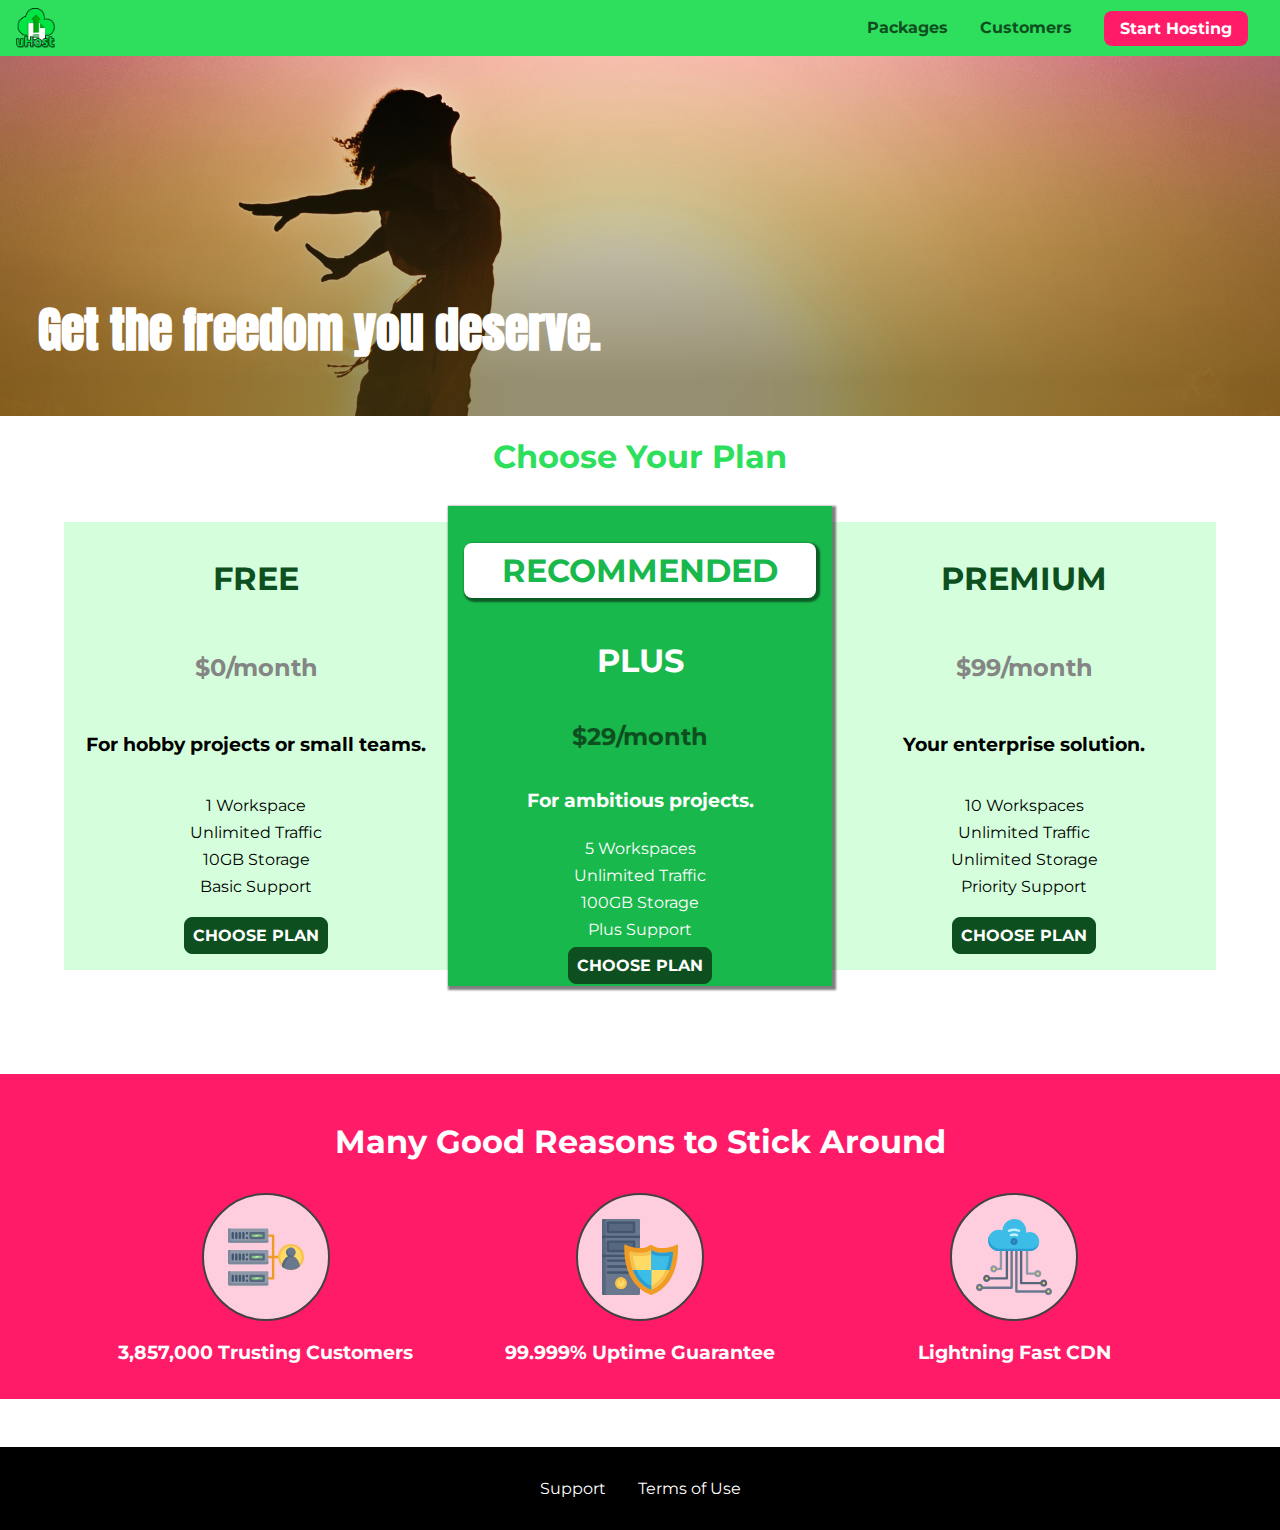
<file: index.html>
<!DOCTYPE html>
<html lang="en">

<head>
    <meta charset="UTF-8">
    <meta http-equiv="X-UA-Compatible" content="ie=edge">
    <meta name="viewport" content="width=device-width, intial-scale=1.0">
    <title>uHost</title>
    <link rel="shortcut icon" href="favicon.png">
    <link href="https://fonts.googleapis.com/css?family=Anton" rel="stylesheet">
    <link href="https://fonts.googleapis.com/css?family=Montserrat:400,700" rel="stylesheet">
    <link rel="stylesheet" href="shared.css">
    <link rel="stylesheet" href="main.css">
    
</head>

<body>
    <div class="backdrop"></div>
    <div class="modal">
        <h1 class="modal__title">Do you want to continue?</h1>
        <div class="modal__actions">
            <a href="pakages/start-hosting/index.html" class="modal__action">Yes!</a>
            <button class="modal__action modal__action--negative" type="button">No!</button>
        </div>
    </div>
    <header class="main-header">
        <div>
            <button class="toggle-button">
                <span class="toggle-button__bar"></span>
                <span class="toggle-button__bar"></span>
                <span class="toggle-button__bar"></span>
            </button>
            <a href="index.html" class="main-header__brand">
                <img src="images/uhost-icon.png" alt="uHost - your favorite hosting company">
            </a>
        </div>
        <nav class="main-nav">
            <ul class="main-nav__items">
                <li class="main-nav__item">
                    <a href="pakages/index.html">Packages</a>
                </li>
                <li class="main-nav__item">
                    <a href="customers/index.html">Customers</a>
                </li>
                <li class="main-nav__item main-nav__item--cta">
                    <a href="pakages/start-hosting/index.html">Start Hosting</a>
                </li>
            </ul>
        </nav>
    </header>
    <nav class="mobile-nav">
        <ul class="mobile-nav__items">
            <li class="mobile-nav__item">
                <a href="pakages/index.html">Packages</a>
            </li>
            <li class="mobile-nav__item">
                <a href="customers/index.html">Customers</a>
            </li>
            <li class="mobile-nav__item mobile-nav__item--cta">
                <a href="pakages/start-hosting/index.html">Start Hosting</a>
            </li>
        </ul>
    </nav>
    <main>
        <section id="product-overview">
            <h1>Get the freedom you deserve.</h1>
        </section>
        <section id="plans">
            <h1 class="section-title">Choose Your Plan</h1>
            <div class="plan__list">
                <article class="plan">
                    <h1 class="plan__title">FREE</h1>
                    <h2 class="plan__price">$0/month</h2>
                    <h3>For hobby projects or small teams.</h3>
                    <ul class="plan__features">
                        <li class="plan__feature">1 Workspace</li>
                        <li class="plan__feature">Unlimited Traffic</li>
                        <li class="plan__feature">10GB Storage</li>
                        <li class="plan__feature">Basic Support</li>
                    </ul>
                    <div>
                        <button class="button">CHOOSE PLAN</button>
                    </div>
                </article>
                <article class="plan plan--highlighted">
                    <h1 class="plan__annotation">RECOMMENDED</h1>
                    <h1 class="plan__title">PLUS</h1>
                    <h2 class="plan__price">$29/month</h2>
                    <h3>For ambitious projects.</h3>
                    <ul class="plan__features">
                        <li class="plan__feature">5 Workspaces</li>
                        <li class="plan__feature">Unlimited Traffic</li>
                        <li class="plan__feature">100GB Storage</li>
                        <li class="plan__feature">Plus Support</li>
                    </ul>
                    <div>
                        <button class="button">CHOOSE PLAN</button>
                    </div>
                </article>
                <article class="plan">
                    <h1 class="plan__title">PREMIUM</h1>
                    <h2 class="plan__price">$99/month</h2>
                    <h3>Your enterprise solution.</h3>
                    <ul class="plan__features">
                        <li class="plan__feature">10 Workspaces</li>
                        <li class="plan__feature">Unlimited Traffic</li>
                        <li class="plan__feature">Unlimited Storage</li>
                        <li class="plan__feature">Priority Support</li>
                    </ul>
                    <div>
                        <button class="button">CHOOSE PLAN</button>
                    </div>
                </article>
            </div>
        </section>
        <section id="key-features">
            <h1 class="section-title">Many Good Reasons to Stick Around</h1>
            <ul class="key-feature__list">
                <li class="key-feature">
                    <div class="key-feature__image">
                        <svg viewBox="0 0 512 512">
                            <path style="fill:#F09B24;" d="M344,248h-32V112c0-4.418-3.582-8-8-8h-40c-4.418,0-8,3.582-8,8s3.582,8,8,8h32v128h-32  c-4.418,0-8,3.582-8,8s3.582,8,8,8h32v128h-32c-4.418,0-8,3.582-8,8s3.582,8,8,8h40c4.418,0,8-3.582,8-8V264h32c4.418,0,8-3.582,8-8  S348.418,248,344,248z"></path>
                            <path style="fill:#8E9AA9;" d="M264,64H8c-4.418,0-8,3.582-8,8v80c0,4.418,3.582,8,8,8h256c4.418,0,8-3.582,8-8V72  C272,67.582,268.418,64,264,64z"></path>
                            <path style="fill:#7C899B;" d="M24,144c-4.418,0-8-3.582-8-8V64H8c-4.418,0-8,3.582-8,8v80c0,4.418,3.582,8,8,8h256  c4.418,0,8-3.582,8-8v-8H24z"></path>
                            <rect x="152" y="96" style="fill:#B8E3A8;" width="88" height="32"></rect>
                            <g>
                                <polygon style="fill:#7EC97D;" points="152,96 152,128 166,128 198,96  "></polygon>
                                <polygon style="fill:#7EC97D;" points="220,96 188,128 240,128 240,96  "></polygon>
                            </g>
                            <path style="fill:#56677E;" d="M240,136h-88c-4.418,0-8-3.582-8-8V96c0-4.418,3.582-8,8-8h88c4.418,0,8,3.582,8,8v32  C248,132.418,244.418,136,240,136z M160,120h72v-16h-72V120z"></path>
                            <g>
                                <path style="fill:#435670;" d="M32,136c-4.418,0-8-3.582-8-8V96c0-4.418,3.582-8,8-8s8,3.582,8,8v32C40,132.418,36.418,136,32,136z   "></path>
                                <path style="fill:#435670;" d="M56,136c-4.418,0-8-3.582-8-8V96c0-4.418,3.582-8,8-8s8,3.582,8,8v32C64,132.418,60.418,136,56,136z   "></path>
                                <path style="fill:#435670;" d="M80,136c-4.418,0-8-3.582-8-8V96c0-4.418,3.582-8,8-8s8,3.582,8,8v32C88,132.418,84.418,136,80,136z   "></path>
                                <path style="fill:#435670;" d="M104,136c-4.418,0-8-3.582-8-8V96c0-4.418,3.582-8,8-8s8,3.582,8,8v32   C112,132.418,108.418,136,104,136z"></path>
                                <path style="fill:#435670;" d="M128,105c-4.418,0-8-3.582-8-8v-1c0-4.418,3.582-8,8-8s8,3.582,8,8v1   C136,101.418,132.418,105,128,105z"></path>
                                <path style="fill:#435670;" d="M128,136c-4.418,0-8-3.582-8-8v-1c0-4.418,3.582-8,8-8s8,3.582,8,8v1   C136,132.418,132.418,136,128,136z"></path>
                            </g>
                            <path style="fill:#8E9AA9;" d="M264,208H8c-4.418,0-8,3.582-8,8v80c0,4.418,3.582,8,8,8h256c4.418,0,8-3.582,8-8v-80  C272,211.582,268.418,208,264,208z"></path>
                            <path style="fill:#7C899B;" d="M24,288c-4.418,0-8-3.582-8-8v-72H8c-4.418,0-8,3.582-8,8v80c0,4.418,3.582,8,8,8h256  c4.418,0,8-3.582,8-8v-8H24z"></path>
                            <rect x="152" y="240" style="fill:#B8E3A8;" width="88" height="32"></rect>
                            <g>
                                <polygon style="fill:#7EC97D;" points="152,240 152,272 166,272 198,240  "></polygon>
                                <polygon style="fill:#7EC97D;" points="220,240 188,272 240,272 240,240  "></polygon>
                            </g>
                            <path style="fill:#56677E;" d="M240,280h-88c-4.418,0-8-3.582-8-8v-32c0-4.418,3.582-8,8-8h88c4.418,0,8,3.582,8,8v32  C248,276.418,244.418,280,240,280z M160,264h72v-16h-72V264z"></path>
                            <g>
                                <path style="fill:#435670;" d="M32,280c-4.418,0-8-3.582-8-8v-32c0-4.418,3.582-8,8-8s8,3.582,8,8v32C40,276.418,36.418,280,32,280   z"></path>
                                <path style="fill:#435670;" d="M56,280c-4.418,0-8-3.582-8-8v-32c0-4.418,3.582-8,8-8s8,3.582,8,8v32C64,276.418,60.418,280,56,280   z"></path>
                                <path style="fill:#435670;" d="M80,280c-4.418,0-8-3.582-8-8v-32c0-4.418,3.582-8,8-8s8,3.582,8,8v32C88,276.418,84.418,280,80,280   z"></path>
                                <path style="fill:#435670;" d="M104,280c-4.418,0-8-3.582-8-8v-32c0-4.418,3.582-8,8-8s8,3.582,8,8v32   C112,276.418,108.418,280,104,280z"></path>
                                <path style="fill:#435670;" d="M128,249c-4.418,0-8-3.582-8-8v-1c0-4.418,3.582-8,8-8s8,3.582,8,8v1   C136,245.418,132.418,249,128,249z"></path>
                                <path style="fill:#435670;" d="M128,280c-4.418,0-8-3.582-8-8v-1c0-4.418,3.582-8,8-8s8,3.582,8,8v1   C136,276.418,132.418,280,128,280z"></path>
                            </g>
                            <path style="fill:#8E9AA9;" d="M264,352H8c-4.418,0-8,3.582-8,8v80c0,4.418,3.582,8,8,8h256c4.418,0,8-3.582,8-8v-80  C272,355.582,268.418,352,264,352z"></path>
                            <path style="fill:#7C899B;" d="M24,432c-4.418,0-8-3.582-8-8v-72H8c-4.418,0-8,3.582-8,8v80c0,4.418,3.582,8,8,8h256  c4.418,0,8-3.582,8-8v-8H24z"></path>
                            <rect x="152" y="384" style="fill:#B8E3A8;" width="88" height="32"></rect>
                            <g>
                                <polygon style="fill:#7EC97D;" points="152,384 152,416 166,416 198,384  "></polygon>
                                <polygon style="fill:#7EC97D;" points="220,384 188,416 240,416 240,384  "></polygon>
                            </g>
                            <path style="fill:#56677E;" d="M240,424h-88c-4.418,0-8-3.582-8-8v-32c0-4.418,3.582-8,8-8h88c4.418,0,8,3.582,8,8v32  C248,420.418,244.418,424,240,424z M160,408h72v-16h-72V408z"></path>
                            <g>
                                <path style="fill:#435670;" d="M32,424c-4.418,0-8-3.582-8-8v-32c0-4.418,3.582-8,8-8s8,3.582,8,8v32C40,420.418,36.418,424,32,424   z"></path>
                                <path style="fill:#435670;" d="M56,424c-4.418,0-8-3.582-8-8v-32c0-4.418,3.582-8,8-8s8,3.582,8,8v32C64,420.418,60.418,424,56,424   z"></path>
                                <path style="fill:#435670;" d="M80,424c-4.418,0-8-3.582-8-8v-32c0-4.418,3.582-8,8-8s8,3.582,8,8v32C88,420.418,84.418,424,80,424   z"></path>
                                <path style="fill:#435670;" d="M104,424c-4.418,0-8-3.582-8-8v-32c0-4.418,3.582-8,8-8s8,3.582,8,8v32   C112,420.418,108.418,424,104,424z"></path>
                                <path style="fill:#435670;" d="M128,393c-4.418,0-8-3.582-8-8v-1c0-4.418,3.582-8,8-8s8,3.582,8,8v1   C136,389.418,132.418,393,128,393z"></path>
                                <path style="fill:#435670;" d="M128,424c-4.418,0-8-3.582-8-8v-1c0-4.418,3.582-8,8-8s8,3.582,8,8v1   C136,420.418,132.418,424,128,424z"></path>
                            </g>
                            <path style="fill:#F7C14D;" d="M424,168c-48.523,0-88,39.477-88,88s39.477,88,88,88s88-39.477,88-88S472.523,168,424,168z"></path>
                            <path style="fill:#FFDB66;" d="M424,184c-39.701,0-72,32.299-72,72s32.299,72,72,72s72-32.299,72-72S463.701,184,424,184z"></path>
                            <path style="fill:#69788D;" d="M484.893,314.16C476.393,274.588,451.922,248,424,248s-52.393,26.588-60.893,66.16  c-0.605,2.82,0.354,5.749,2.511,7.664C381.731,336.124,402.465,344,424,344s42.269-7.876,58.381-22.176  C484.539,319.909,485.498,316.98,484.893,314.16z"></path>
                            <path style="fill:#56677E;" d="M434.053,249.171C430.768,248.403,427.411,248,424,248c-27.922,0-52.393,26.588-60.893,66.16  c-0.605,2.82,0.354,5.749,2.511,7.664c3.383,3.002,6.979,5.703,10.734,8.125C384.904,286.243,407.373,255.378,434.053,249.171z"></path>
                            <path style="fill:#69788D;" d="M424,192c-17.645,0-32,14.355-32,32s14.355,32,32,32s32-14.355,32-32S441.645,192,424,192z"></path>
                            <path style="fill:#56677E;" d="M432,248c-17.645,0-32-14.355-32-32c0-6.783,2.128-13.076,5.742-18.258  C397.444,203.53,392,213.138,392,224c0,17.645,14.355,32,32,32c10.862,0,20.471-5.444,26.258-13.742  C445.076,245.872,438.783,248,432,248z"></path>

                        </svg>
                    </div>
                    <p class="key-feature__description">3,857,000 Trusting Customers</p>
                </li>
                <li class="key-feature">
                    <div class="key-feature__image">
                        <svg viewBox="0 0 512 512">
                            <path style="fill:#69788D;" d="M248,0H8C3.582,0,0,3.582,0,8v496c0,4.418,3.582,8,8,8h240c4.418,0,8-3.582,8-8V8  C256,3.582,252.418,0,248,0z"></path>
                            <path style="fill:#56677E;" d="M24,504V8c0-4.418,3.582-8,8-8H8C3.582,0,0,3.582,0,8v496c0,4.418,3.582,8,8,8h24  C27.582,512,24,508.418,24,504z"></path>
                            <g>
                                <rect x="0" y="112" style="fill:#435670;" width="256" height="16"></rect>
                                <rect x="0" y="240" style="fill:#435670;" width="256" height="16"></rect>
                            </g>
                            <path style="fill:#F7C14D;" d="M128,392c-22.056,0-40,17.944-40,40s17.944,40,40,40s40-17.944,40-40S150.056,392,128,392z"></path>
                            <path style="fill:#FFDB66;" d="M128,408c-13.233,0-24,10.767-24,24s10.767,24,24,24s24-10.767,24-24S141.233,408,128,408z"></path>
                            <path style="fill:#F7C14D;" d="M128,392c-2.739,0-5.414,0.278-8,0.805V424c0,4.418,3.582,8,8,8c4.418,0,8-3.582,8-8v-31.195  C133.414,392.278,130.739,392,128,392z"></path>
                            <g>
                                <path style="fill:#435670;" d="M216,288H40c-4.418,0-8-3.582-8-8s3.582-8,8-8h176c4.418,0,8,3.582,8,8S220.418,288,216,288z"></path>
                                <path style="fill:#435670;" d="M216,328H40c-4.418,0-8-3.582-8-8s3.582-8,8-8h176c4.418,0,8,3.582,8,8S220.418,328,216,328z"></path>
                                <path style="fill:#435670;" d="M216,368H40c-4.418,0-8-3.582-8-8s3.582-8,8-8h176c4.418,0,8,3.582,8,8S220.418,368,216,368z"></path>
                                <path style="fill:#435670;" d="M216,16H40c-4.418,0-8,3.582-8,8v64c0,4.418,3.582,8,8,8h176c4.418,0,8-3.582,8-8V24   C224,19.582,220.418,16,216,16z"></path>
                            </g>
                            <rect x="48" y="32" style="fill:#56677E;" width="160" height="48"></rect>
                            <path style="fill:#435670;" d="M216,144H40c-4.418,0-8,3.582-8,8v64c0,4.418,3.582,8,8,8h176c4.418,0,8-3.582,8-8v-64  C224,147.582,220.418,144,216,144z"></path>
                            <rect x="48" y="160" style="fill:#56677E;" width="160" height="48"></rect>
                            <path style="fill:#F09B24;" d="M511.747,180.237c-0.194-6.537-8.107-10.107-13.135-5.894c-5.6,4.693-42.904,21.282-98.514,21.282  c-33.45,0-64.625-20.999-64.929-21.206c-2.9-1.991-6.764-1.85-9.512,0.346c-2.677,2.135-27.201,20.86-63.793,20.86  c-55.607,0-92.914-16.589-98.515-21.282c-5.028-4.211-12.941-0.645-13.135,5.894c-1.634,54.834,4.655,105.941,18.693,151.903  c12.096,39.604,29.759,74.047,52.497,102.373c27.538,34.304,62.743,59.882,104.66,76.045c3.069,1.918,6.757,1.921,9.83,0  c41.917-16.163,77.122-41.741,104.66-76.045c22.738-28.326,40.401-62.77,52.497-102.373  C507.092,286.179,513.381,235.071,511.747,180.237z"></path>
                            <path style="fill:#F7C14D;" d="M476.21,221.226c-1.953-1.631-4.568-2.235-7.036-1.628c-21.686,5.327-44.926,8.028-69.075,8.028  c-25.926,0-49.633-8.975-64.955-16.504c-2.307-1.134-5.016-1.091-7.284,0.116c-14.059,7.477-36.919,16.388-65.994,16.388  c-24.153,0-47.394-2.701-69.075-8.028c-5.155-1.268-10.221,2.966-9.894,8.261c2.077,33.693,7.668,65.635,16.616,94.935  c22.774,74.565,66.139,126.334,128.888,153.868c2.032,0.891,4.397,0.891,6.43,0c61.777-27.107,104.716-78.876,127.62-153.868  c8.948-29.3,14.539-61.241,16.616-94.935C479.224,225.319,478.163,222.856,476.21,221.226z"></path>
                            <path style="fill:#FFDB66;" d="M331.609,451.727c-52.604-25.289-89.304-70.987-109.144-135.944  c-6.532-21.39-11.162-44.336-13.82-68.447c17.133,2.852,34.952,4.291,53.22,4.291c29.394,0,53.376-7.793,69.978-15.561  c17.44,7.736,41.656,15.561,68.256,15.561c18.267,0,36.085-1.439,53.219-4.291c-2.659,24.112-7.288,47.06-13.82,68.448  C419.545,381.108,383.27,426.805,331.609,451.727z"></path>
                            <g>
                                <path style="fill:#2C9DD4;" d="M479.066,227.858c0.157-2.539-0.903-5.002-2.856-6.633s-4.568-2.235-7.036-1.628   c-21.686,5.327-44.926,8.028-69.075,8.028c-25.926,0-49.633-8.975-64.955-16.504c-1.057-0.52-2.2-0.78-3.345-0.806l-0.072,133.351   h123.601c2.556-6.746,4.933-13.702,7.123-20.874C471.398,293.493,476.989,261.552,479.066,227.858z"></path>
                                <path style="fill:#2C9DD4;" d="M206.658,343.667c24.153,63.42,65.028,108.108,121.743,132.995c1.031,0.452,2.147,0.673,3.263,0.666   l0.063-133.661H206.658z"></path>
                            </g>
                            <g>
                                <path style="fill:#3CBDE8;" d="M439.497,315.783c6.532-21.389,11.161-44.336,13.82-68.448c-17.134,2.852-34.952,4.291-53.219,4.291   c-26.6,0-50.815-7.824-68.256-15.561l-0.116,107.601h97.758C433.179,334.807,436.524,325.518,439.497,315.783z"></path>
                                <path style="fill:#3CBDE8;" d="M232.523,343.667c21.144,50.298,54.363,86.56,99.087,108.06l0.117-108.06H232.523z"></path>
                            </g>
                        </svg>
                    </div>
                    <p class="key-feature__description">99.999% Uptime Guarantee</p>
                </li>
                <li class="key-feature">
                    <div class="key-feature__image">
                        <svg viewBox="0 0 512 512">
                            <path style="fill:#8E9AA9;" d="M168,200c-4.418,0-8,3.582-8,8v120h-17.376c-3.302-9.311-12.194-16-22.624-16  c-13.234,0-24,10.767-24,24s10.766,24,24,24c10.429,0,19.321-6.689,22.624-16H168c4.418,0,8-3.582,8-8V208  C176,203.582,172.418,200,168,200z"></path>
                            <path style="fill:#FFDB66;" d="M120,328c-4.411,0-8,3.589-8,8s3.589,8,8,8s8-3.589,8-8S124.411,328,120,328z"></path>
                            <path style="fill:#56677E;" d="M208,200c-4.418,0-8,3.582-8,8v184H94.624C91.322,382.689,82.43,376,72,376  c-13.234,0-24,10.767-24,24s10.766,24,24,24c10.429,0,19.321-6.689,22.624-16H208c4.418,0,8-3.582,8-8V208  C216,203.582,212.418,200,208,200z"></path>
                            <path style="fill:#FFDB66;" d="M72,392c-4.411,0-8,3.589-8,8s3.589,8,8,8s8-3.589,8-8S76.411,392,72,392z"></path>
                            <path style="fill:#69788D;" d="M240,208c-4.418,0-8,3.582-8,8v239H47.24c-2.671-10.34-12.078-18-23.24-18c-13.234,0-24,10.767-24,24  s10.766,24,24,24c9.666,0,18.009-5.747,21.809-14H240c4.418,0,8-3.582,8-8V216C248,211.582,244.418,208,240,208z"></path>
                            <path style="fill:#FFDB66;" d="M24,453c-4.411,0-8,3.589-8,8s3.589,8,8,8s8-3.589,8-8S28.411,453,24,453z"></path>
                            <path style="fill:#69788D;" d="M488,464c-10.429,0-19.321,6.689-22.624,16H280V208c0-4.418-3.582-8-8-8s-8,3.582-8,8v280  c0,4.418,3.582,8,8,8h193.376c3.302,9.311,12.194,16,22.624,16c13.234,0,24-10.767,24-24S501.234,464,488,464z"></path>
                            <path style="fill:#FFDB66;" d="M488,480c-4.411,0-8,3.589-8,8s3.589,8,8,8s8-3.589,8-8S492.411,480,488,480z"></path>
                            <path style="fill:#56677E;" d="M456,408c-10.429,0-19.321,6.689-22.624,16H312V208c0-4.418-3.582-8-8-8s-8,3.582-8,8v224  c0,4.418,3.582,8,8,8h129.376c3.302,9.311,12.194,16,22.624,16c13.234,0,24-10.767,24-24S469.234,408,456,408z"></path>
                            <path style="fill:#FFDB66;" d="M456,424c-4.411,0-8,3.589-8,8s3.589,8,8,8s8-3.589,8-8S460.411,424,456,424z"></path>
                            <path style="fill:#8E9AA9;" d="M416,344c-10.429,0-19.321,6.689-22.624,16H352V208c0-4.418-3.582-8-8-8s-8,3.582-8,8v160  c0,4.418,3.582,8,8,8h49.376c3.302,9.311,12.194,16,22.624,16c13.234,0,24-10.767,24-24S429.234,344,416,344z"></path>
                            <path style="fill:#FFDB66;" d="M416,360c-4.411,0-8,3.589-8,8s3.589,8,8,8s8-3.589,8-8S420.411,360,416,360z"></path>
                            <path style="fill:#3CBDE8;" d="M362,88c-8.741,0-17.231,1.751-25.06,5.085C337.646,88.797,338,84.43,338,80  c0-44.112-35.888-80-80-80c-42.823,0-77.895,33.816-79.909,76.149C170.393,73.415,162.244,72,154,72c-39.701,0-72,32.299-72,72  s32.299,72,72,72h208c35.29,0,64-28.71,64-64S397.29,88,362,88z"></path>
                            <path style="fill:#2C9DD4;" d="M368,200H160c-39.701,0-72-32.299-72-72c0-5.863,0.721-11.559,2.05-17.019  C84.918,120.88,82,132.102,82,144c0,39.701,32.299,72,72,72h208c30.389,0,55.88-21.296,62.379-49.743  C413.565,186.327,392.352,200,368,200z"></path>
                            <path style="fill:#2A7DB5;" d="M256,128c-13.234,0-24,10.767-24,24s10.766,24,24,24c13.233,0,24-10.767,24-24S269.233,128,256,128z"></path>
                            <path style="fill:#2C9DD4;" d="M256,144c-4.411,0-8,3.589-8,8s3.589,8,8,8c4.411,0,8-3.589,8-8S260.411,144,256,144z"></path>
                            <g>
                                <path style="fill:#C5F1FA;" d="M221.755,87.695c-2.994,0-5.864-1.688-7.233-4.572c-1.894-3.991-0.194-8.763,3.798-10.657   C230.157,66.849,242.834,64,256,64c13.166,0,25.844,2.849,37.68,8.466c3.992,1.895,5.692,6.666,3.798,10.657   s-6.666,5.692-10.657,3.798C277.144,82.328,266.774,80,256,80c-10.774,0-21.144,2.328-30.821,6.921   C224.072,87.446,222.904,87.695,221.755,87.695z"></path>
                                <path style="fill:#C5F1FA;" d="M276.545,116.618c-1.148,0-2.316-0.249-3.424-0.774C267.745,113.293,261.985,112,256,112   c-5.985,0-11.745,1.293-17.121,3.844c-3.991,1.895-8.763,0.192-10.657-3.798c-1.894-3.992-0.193-8.764,3.798-10.657   C239.557,97.813,247.625,96,256,96c8.376,0,16.444,1.813,23.98,5.389c3.991,1.894,5.692,6.665,3.798,10.657   C282.41,114.93,279.539,116.618,276.545,116.618z"></path>
                            </g>

                        </svg>
                    </div>
                    <p class="key-feature__description">Lightning Fast CDN</p>
                </li>
            </ul>
        </section>
    </main>
    <footer class="main-footer">
        <nav>
            <ul class="main-footer__links">
                <li class="main-footer__link">
                    <a href="#">Support</a>
                </li>
                <li class="main-footer__link">
                    <a href="#">Terms of Use</a>
                </li>
            </ul>
        </nav>
    </footer>
    <script src="shared.js"></script>
</body>

</html>
</file>
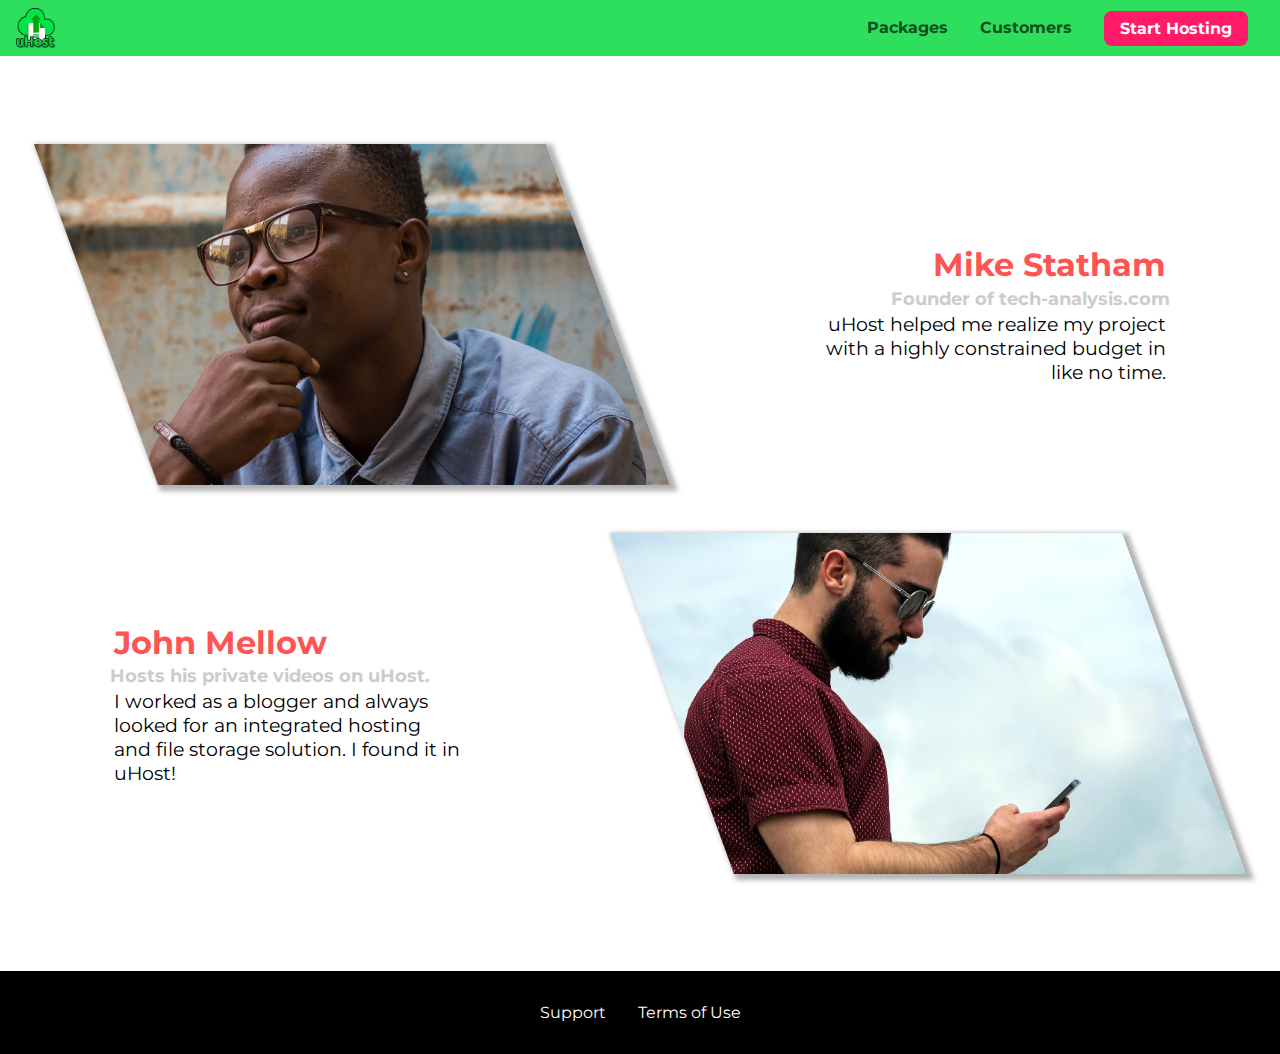
<file: customers/index.html>
<html lang="en">
  <head>
    <meta charset="UTF-8" />
    <meta name="viewport" content="width=device-width, initial-scale=1.0" />
    <meta http-equiv="X-UA-Compatible" content="ie=edge" />
    <title>uHost Customers</title>
    <link rel="shortcut icon" href="../favicon.png" />
    <link
      href="https://fonts.googleapis.com/css?family=Anton|Montserrat:400,700"
      rel="stylesheet"
    />
    <link rel="stylesheet" href="../shared.css" />
    <link rel="stylesheet" href="customers.css" />
    <link rel="stylesheet" href="../main.css" />
  </head>

  <body>
    <div class="backdrop"></div>
    <header class="main-header">
      <div>
        <button class="toggle-button">
          <span class="toggle-button__bar"></span>
          <span class="toggle-button__bar"></span>
          <span class="toggle-button__bar"></span>
        </button>
        <a href="../index.html" class="main-header__brand">
          <img
            src="../images/uhost-icon.png"
            alt="uHost - your favorite hosting company"
          />
        </a>
      </div>
      <nav class="main-nav">
        <ul class="main-nav__items">
          <li class="main-nav__item">
            <a href="../pakages/index.html">Packages</a>
          </li>
          <li class="main-nav__item">
            <a href="index.html">Customers</a>
          </li>
          <li class="main-nav__item main-nav__item--cta">
            <a href="../pakages/start-hosting/index.html">Start Hosting</a>
          </li>
        </ul>
      </nav>
    </header>
    <nav class="mobile-nav">
      <ul class="mobile-nav__items">
        <li class="mobile-nav__item">
          <a href="../pakages/index.html">Packages</a>
        </li>
        <li class="mobile-nav__item">
          <a href="index.html">Customers</a>
        </li>
        <li class="mobile-nav__item mobile-nav__item--cta">
          <a href="../pakages/start-hosting/index.html">Start Hosting</a>
        </li>
      </ul>
    </nav>
    <main>
      <div>
        <div class="testimonial" id="customer-1">
          <div class="testimonial__image-container">
            <img
              src="../images/customer-1.jpg"
              alt="Mike Statham - Customer"
              class="testimonial__image"
            />
          </div>
          <div class="testimonial__info">
            <h1 class="testimonial__name">Mike Statham</h1>
            <h2 class="testimonial__subtitle">
              Founder of
              <a href="tech-analysis.com">tech-analysis.com</a>
            </h2>
            <p class="testimonial__text">
              uHost helped me realize my project with a highly constrained
              budget in like no time.
            </p>
          </div>
        </div>
        <div class="testimonial" id="customer-2">
          <div class="testimonial__info">
            <h1 class="testimonial__name">John Mellow</h1>
            <h2 class="testimonial__subtitle">
              Hosts his private videos on uHost.
            </h2>
            <p class="testimonial__text">
              I worked as a blogger and always looked for an integrated hosting
              and file storage solution. I found it in uHost!
            </p>
          </div>
          <div class="testimonial__image-container">
            <img
              src="../images/customer-2.jpg"
              alt="John Mellow - Customer"
              class="testimonial__image"
            />
          </div>
        </div>
      </div>
    </main>
    <footer class="main-footer">
      <nav>
        <ul class="main-footer__links">
          <li class="main-footer__link">
            <a href="#">Support</a>
          </li>
          <li class="main-footer__link">
            <a href="#">Terms of Use</a>
          </li>
        </ul>
      </nav>
    </footer>
    <script src="../shared.js"></script>
  </body>
</html>
</file>
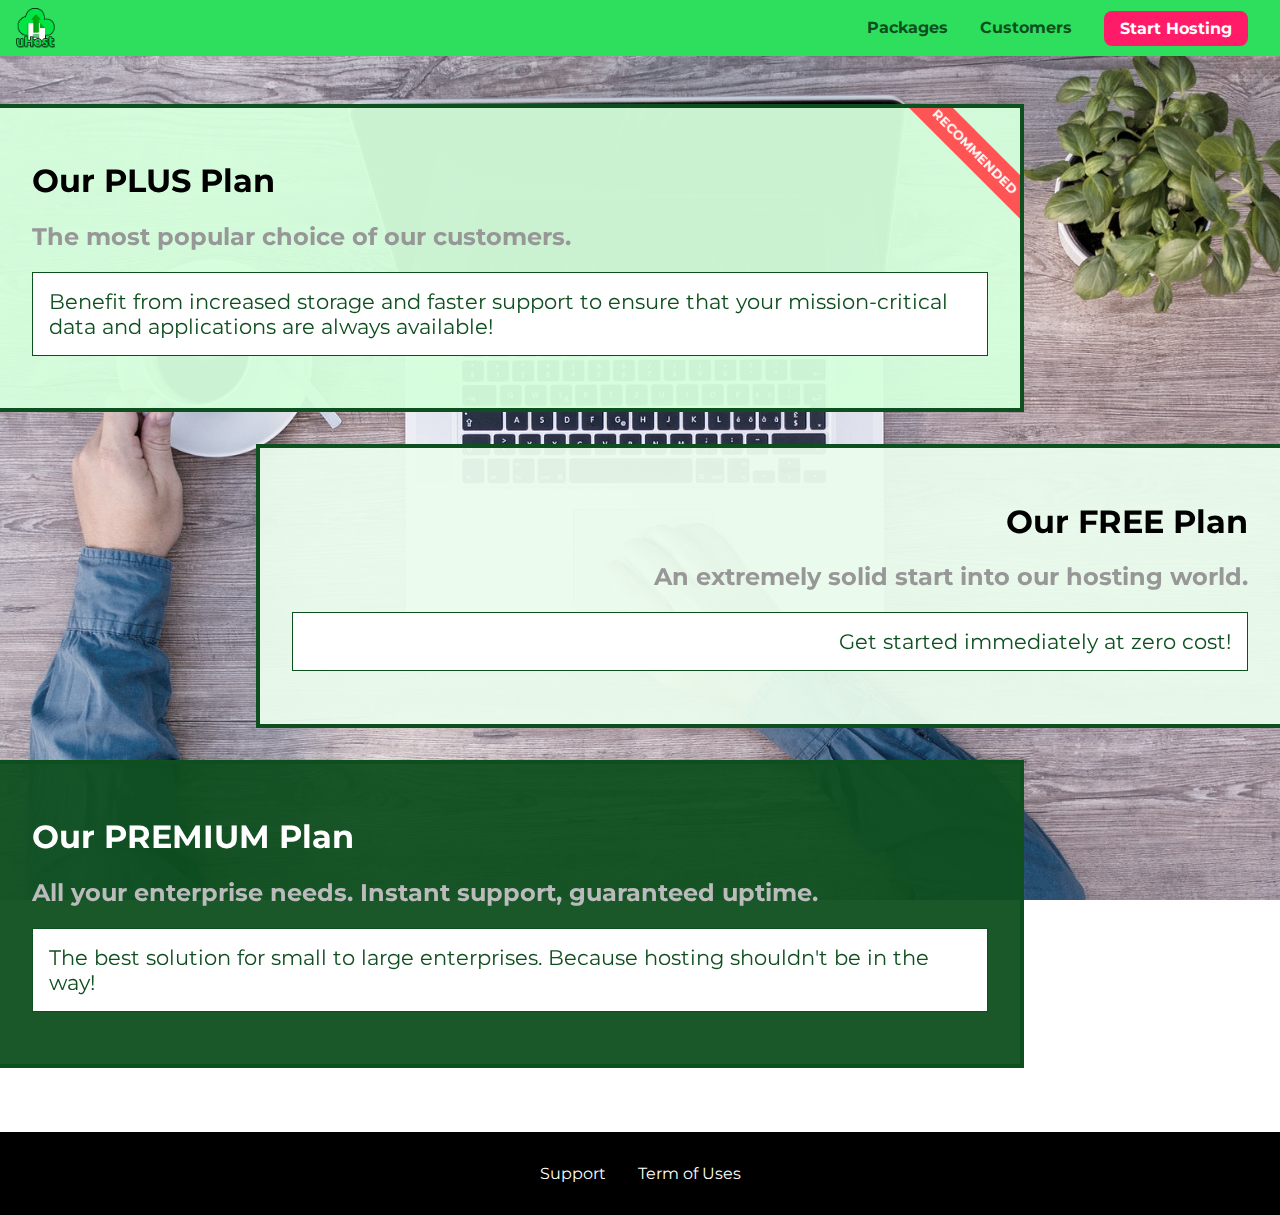
<file: pakages/index.html>
<!DOCTYPE html>
<html lang="en">
  <head>
    <meta charset="UTF-8" />
    <meta http-equiv="X-UA-Compatible" content="IE=edge" />
    <meta name="viewport" content="width=device-width, initial-scale=1.0" />
    <title>uHost</title>
    <link rel="stylesheet" href="../favicon.png">
    <link rel="stylesheet" href="https://fonts.googleapis.com/css2?family=Anton&family=Montserrat&display=swap" />
    <link rel="stylesheet" href="../shared.css" />
    <link rel="stylesheet" href="pakages.css">
    <link rel="stylesheet" href="../main.css">
  </head>

  <body>
    <div class="backdrop"></div>
    <div class="background"></div>
    <header class="main-header">
      <div>
        <button class="toggle-button">
          <span class="toggle-button__bar"></span>
          <span class="toggle-button__bar"></span>
          <span class="toggle-button__bar"></span>
      </button>
          <a href="../index.html" class="main-header__brand">
            <img src="../images/uhost-icon.png" alt="uHost - your favorite hosting company">
          </a>
      </div>
      <nav class="main-nav">
          <ul class="main-nav__items">
              <li class="main-nav__item">
                  <a href="index.html">Packages</a>
              </li>
              <li class="main-nav__item">
                  <a href="../customers/index.html">Customers</a>
              </li>
              <li class="main-nav__item main-nav__item--cta">
                  <a href="./start-hosting/index.html">Start Hosting</a>
              </li>
          </ul>
      </nav>
  </header>
  <nav class="mobile-nav">
    <ul class="mobile-nav__items">
        <li class="mobile-nav__item">
            <a href="index.html">Packages</a>
        </li>
        <li class="mobile-nav__item">
            <a href="../customers/index.html">Customers</a>
        </li>
        <li class="mobile-nav__item mobile-nav__item--cta">
            <a href="pakages/start-hosting/index.html">Start Hosting</a>
        </li>
    </ul>
</nav>
    <main>
        <section class="pakage" id="plus">
            <a href="#">
                <h1 class="pkg-h1">Our PLUS Plan</h1>
                <h2 class="pkg-badge">RECOMMENDED</h2>
                <h2 class="pkg-h2">The most popular choice of our customers.</h2>
                <p class="pkg-p">Benefit from increased storage and faster support to ensure that your mission-critical data and applications
                    are always available!</p>
            </a>
        </section>
        <section class="pakage" id="free">
            <a href="#">
                <h1 class="pkg-h1">Our FREE Plan</h1>
                <h2 class="pkg-h2">An extremely solid start into our hosting world.</h2>
                <p class="pkg-p">Get started immediately at zero cost!</p>
            </a>
        </section>
        <div class="clearfix"></div>
        <section class="pakage" id="premium">
            <a href="#">
                <h1 class="pkg-h1">Our PREMIUM Plan</h1>
                <h2 class="pkg-h2">All your enterprise needs. Instant support, guaranteed uptime. </h2>
                <p class="pkg-p">The best solution for small to large enterprises. Because hosting shouldn't be in the way!</p>
            </a>
        </section>
    </main>
    <footer class="main-footer">
      <nav>
        <ul class="main-footer__links">
          <li class="main-footer__link">
            <a href="#">Support</a>
          </li>
          <li class="main-footer__link">
            <a href="#">Term of Uses</a>
          </li>
        </ul>
      </nav>
    </footer>
    <script src="../shared.js"></script>
  </body>
</html>
</file>
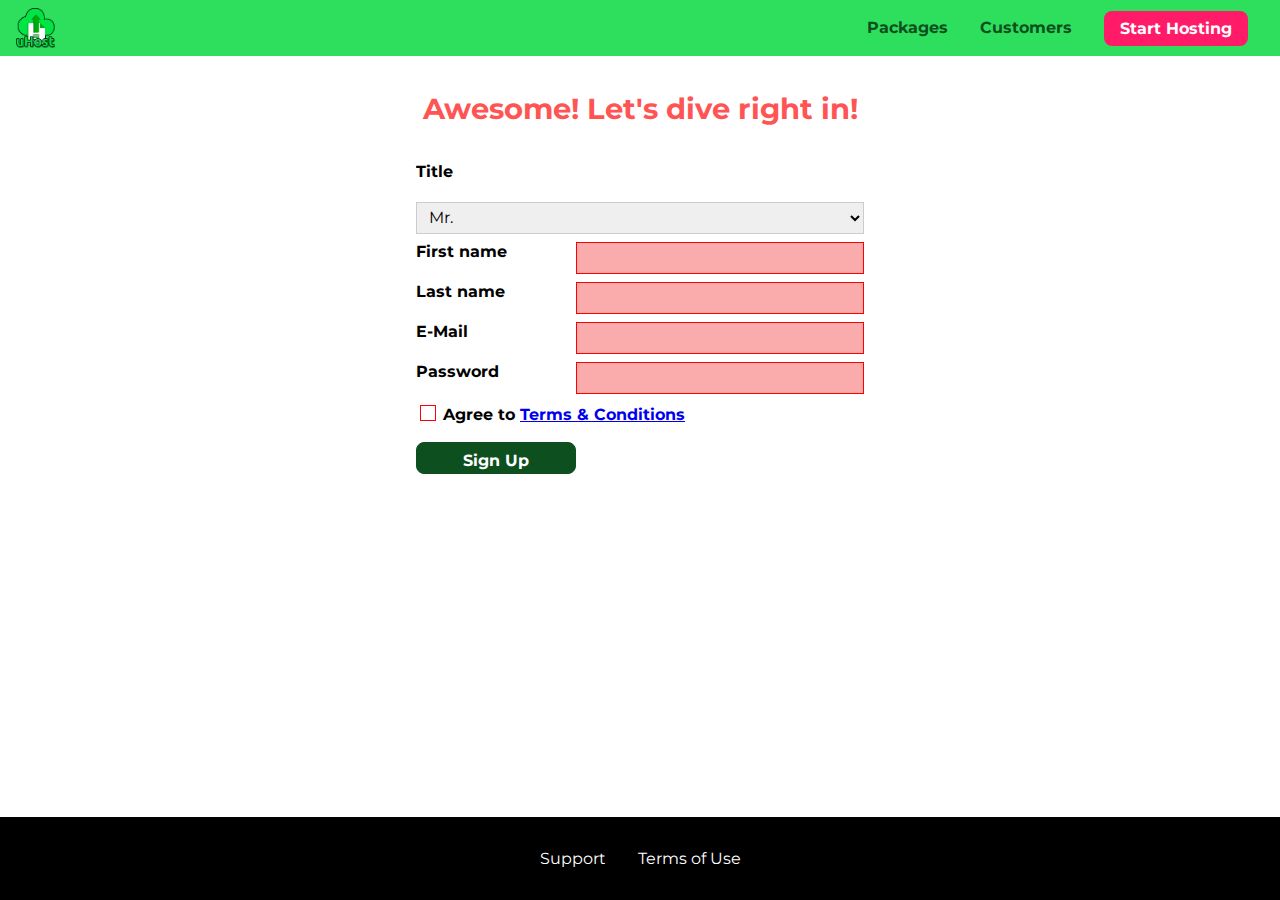
<file: pakages/start-hosting/index.html>
<html lang="en">
  <head>
    <meta charset="UTF-8" />
    <meta name="viewport" content="width=device-width, initial-scale=1.0" />
    <meta http-equiv="X-UA-Compatible" content="ie=edge" />
    <title>uHost Signup</title>
    <link rel="shortcut icon" href="../../favicon.png" />
    <link
      href="https://fonts.googleapis.com/css?family=Anton|Montserrat:400,700"
      rel="stylesheet"
    />
    <link rel="stylesheet" href="../../shared.css" />
    <link rel="stylesheet" href="start-hosting.css" />
    <link rel="stylesheet" href="../../main.css" />
  </head>

  <body>
    <div class="backdrop"></div>
    <header class="main-header">
      <div>
        <button class="toggle-button">
          <span class="toggle-button__bar"></span>
          <span class="toggle-button__bar"></span>
          <span class="toggle-button__bar"></span>
        </button>
        <a href="../../index.html" class="main-header__brand">
          <img
            src="../../images/uhost-icon.png"
            alt="uHost - Your favorite hosting company"
          />
        </a>
      </div>
      <nav class="main-nav">
        <ul class="main-nav__items">
          <li class="main-nav__item">
            <a href="../../pakages/index.html">Packages</a>
          </li>
          <li class="main-nav__item">
            <a href="../../customers/index.html">Customers</a>
          </li>
          <li class="main-nav__item main-nav__item--cta">
            <a href="index.html">Start Hosting</a>
          </li>
        </ul>
      </nav>
    </header>
    <nav class="mobile-nav">
      <ul class="mobile-nav__items">
        <li class="mobile-nav__item">
          <a href="../../pakages/index.html">Packages</a>
        </li>
        <li class="mobile-nav__item">
          <a href="../../customers/index.html">Customers</a>
        </li>
        <li class="mobile-nav__item mobile-nav__item--cta">
          <a href="index.html">Start Hosting</a>
        </li>
      </ul>
    </nav>
    <main class="signup-page">
      <h1 class="signup-title">Awesome! Let's dive right in!</h1>
      <form action="index.html" class="signup-form">
        <label for="title">Title</label>
        <select id="title">
          <option value="mr">Mr.</option>
          <option value="ms">Ms.</option>
        </select>
        <label for="first-name">First name</label>
        <input type="text" id="first-name" required />
        <label for="last-name">Last name</label>
        <input type="text" id="last-name" required />
        <label for="email">E-Mail</label>
        <input type="email" id="email" required />
        <label for="password">Password</label>
        <input type="password" id="password" required />
        <div class="signup-form__checkbox">
          <input type="checkbox" id="agree-terms" required />
          <label for="agree-terms"
            >Agree to
            <a href="#">Terms &amp; Conditions</a>
          </label>
        </div>
        <button type="submit" class="button">Sign Up</button>
      </form>
    </main>
    <footer class="main-footer">
      <nav>
        <ul class="main-footer__links">
          <li class="main-footer__link">
            <a href="#">Support</a>
          </li>
          <li class="main-footer__link">
            <a href="#">Terms of Use</a>
          </li>
        </ul>
      </nav>
    </footer>
    <script src="../../shared.js"></script>
  </body>
</html>
</file>
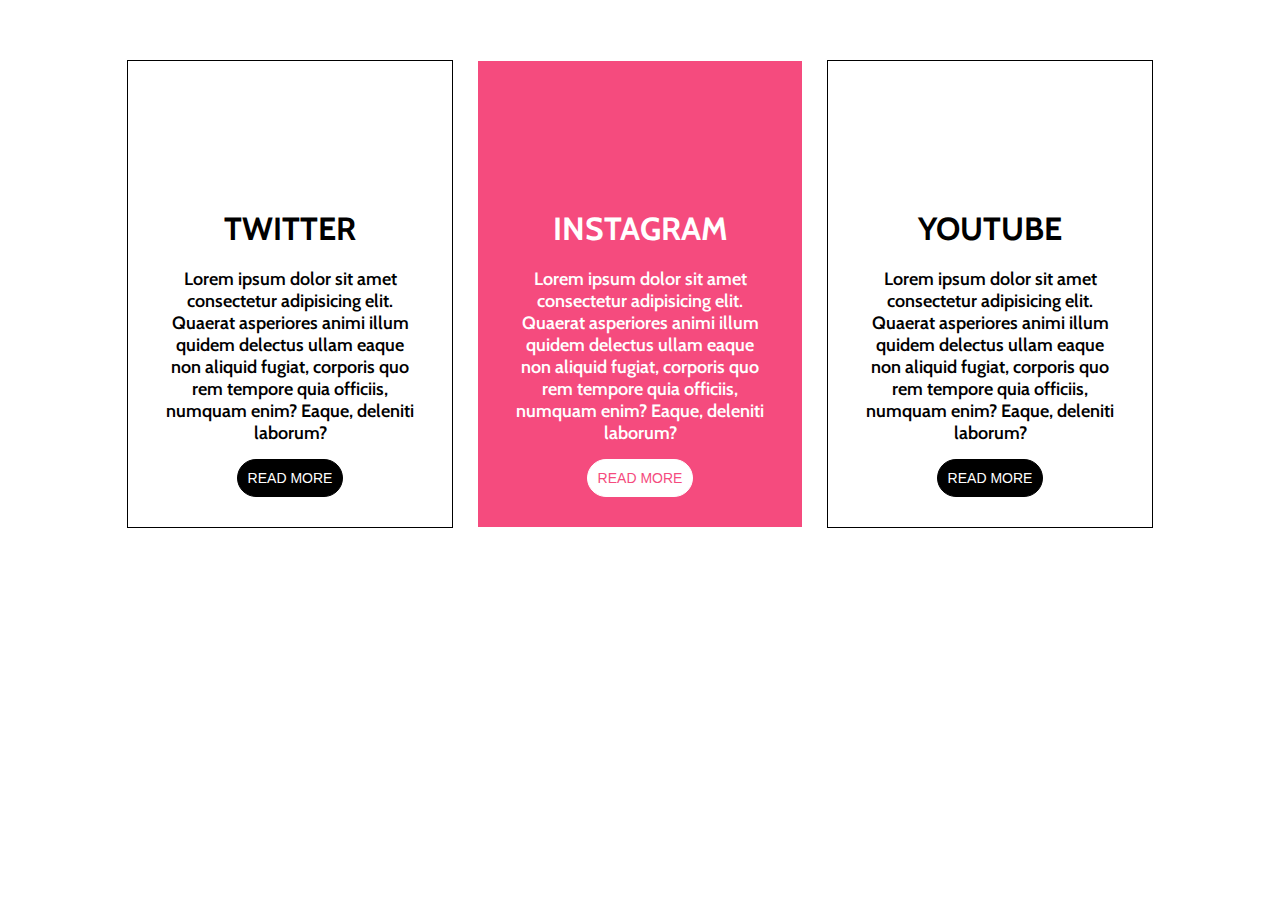
<file: raff.html>
<!DOCTYPE html>
<html lang="en">
<head>
    <meta charset="UTF-8">
    <meta http-equiv="X-UA-Compatible" content="IE=edge">
    <meta name="viewport" content="width=device-width, initial-scale=1.0">
    <link rel="stylesheet" href="raff.css">
    <link rel="stylesheet" href="https://cdnjs.cloudflare.com/ajax/libs/font-awesome/6.0.0-beta3/css/all.min.css" integrity="sha512-Fo3rlrZj/k7ujTnHg4CGR2D7kSs0v4LLanw2qksYuRlEzO+tcaEPQogQ0KaoGN26/zrn20ImR1DfuLWnOo7aBA==" crossorigin="anonymous" referrerpolicy="no-referrer" />
    <title>Document</title>
</head>
<body>
    <div>
        <article class="ppp">
            <i class="fab fa-twitter"></i>
            <h1>TWITTER</h1>
            <p>Lorem ipsum dolor sit amet consectetur adipisicing elit. Quaerat
             asperiores animi illum quidem delectus ullam eaque non aliquid fugiat, 
             corporis quo rem tempore quia officiis, numquam enim? Eaque, deleniti laborum?</p>
             <div>
                <button class="button">READ MORE</button>
            </div>
            </article>

        <article class="ppp ddd">
            <i class="fab fa-instagram"></i>
            <h1>INSTAGRAM</h1>
            <p>Lorem ipsum dolor sit amet consectetur adipisicing elit. Quaerat
                asperiores animi illum quidem delectus ullam eaque non aliquid fugiat, 
                corporis quo rem tempore quia officiis, numquam enim? Eaque, deleniti laborum?</p>
                <div>
                    <button class="button insta">READ MORE</button>
                </div>
            </article>

        <article class="ppp">
            <i class="fab fa-youtube"></i>
            <h1>YOUTUBE</h1>
            <p>Lorem ipsum dolor sit amet consectetur adipisicing elit. Quaerat
                asperiores animi illum quidem delectus ullam eaque non aliquid fugiat, 
                corporis quo rem tempore quia officiis, numquam enim? Eaque, deleniti laborum?</p>
                <div>
                    <button class="button">READ MORE</button>
                </div>
            </article>
    </div>
</body>
</html>
</file>
<file: shared.css>
*{
  box-sizing: border-box;
}

:root {
  --dark-green: #0e4f1f;
  --highlight-color: #ff1b68;
}

* {
  box-sizing: border-box;
}

html {
  height: 100%;
  /*! box-sizing: border-box; */
}

body {
  font-family: "Montserrat", sans-serif;
  margin: 0;
  /* padding: 3.5rem; */
}

@supports (display: grid) {
  body {
    display: grid;
    grid-template-rows: 3.5rem auto fit-content(8rem);
    grid-template-areas:
      "header"
      "main"
      "footer";
    padding-top: 0;
    height: 100%;
  }
}

main {
  /* min-height: calc(100vh - 3.5rem - 8rem); */
  /* grid-row: 2 / 3; */
  grid-area: main;
}

.backdrop {
  display: none;
  position: fixed;
  opacity: 0;
  top: 0;
  left: 0;
  z-index: 100;
  width: 100vw;
  height: 100vh;
  background: rgba(0, 0, 0, 0.5);
  transition: opacity 0.2s linear;
}

.main-header {
  width: 100%;
  position: fixed;
  top: 0;
  left: 0;
  background: #2ddf5c;
  padding: 0.5rem 1rem;
  z-index: 60;
  display: -webkit-box;
  display: -ms-flexbox;
  display: -webkit-flex;
  display: flex;
  align-items: center;
  justify-content: space-between;
}

.toggle-button {
  width: 3rem;
  background: transparent;
  border: none;
  cursor: pointer;
  padding-top: 0;
  padding-bottom: 0;
  vertical-align: middle;
}

.toggle-button:focus {
  outline: none;
}

.toggle-button__bar {
  width: 100%;
  height: 0.2rem;
  background: black;
  display: block;
  margin: 0.6rem 0;
}

.main-header__brand {
  color: #0e4f1f;
  text-decoration: none;
  font-weight: bold;
  /* width: 20px; */
}

.main-header__brand img {
  height: 2.5rem;
  vertical-align: middle;
  /* width: 100%; */
}

.main-nav {
  display: none;
}

.main-nav__items {
  /* width: 90%;
  height: 100%; */
  margin: 0 auto;
  padding: 0;
  list-style: none;
  display: flex;
  /* flex-direction: coloumn;
  justify-content: center;
  align-items: center; */
}

.main-nav__item {
  margin: 0 1rem;
}

.main-nav__item a,
.mobile-nav__item a {
  text-decoration: none;
  color: #0e4f1f;
  font-weight: bold;
  padding: 0.2rem 0;
}

.main-nav__item a:hover,
.main-nav__item a:active {
  color: white;
  border-bottom: 5px solid white;
}

.main-nav__item--cta {
  animation: wiggle 400ms 3s 8 ease-out none;
}

.main-nav__item--cta a,
.mobile-nav__item--cta a {
  color: white;
  background: var(--highlight-color, #ff1b68);
  padding: 0.5rem 1rem;
  border-radius: 8px;
}

.main-nav__item--cta a:hover,
.main-nav__item--cta a:active,
.mobile-nav__item--cta a:hover,
.mobile-nav__item--cta a:active {
  color: var(--highlight-color);
  background: white;
  border: none;
}

.main-footer {
  background: black;
  padding: 2rem;
  margin-top: 3rem;
  /* grid-row: 3 / 4; */
  grid-area: footer;
}

.main-footer__links {
  list-style: none;
  margin: 0;
  padding: 0;
  display: flex;
  flex-direction: column;
  align-items: center;
}

.main-footer__link {
  margin: 0.5rem 0;
}

.main-footer__link a {
  color: white;
  text-decoration: none;
}

.main-footer__link a:hover,
.main-footer__link a:active {
  color: #ccc;
}

.mobile-nav {
  display: none;
  position: fixed;
  z-index: 101;
  top: 0;
  left: 0;
  background: white;
  width: 80%;
  height: 100vh;
}

.mobile-nav__items {
  width: 90%;
  height: 100%;
  list-style: none;
  margin: 0 auto;
  padding: 0;
  display: flex;
  flex-direction: column;
  justify-content: center;
  align-items: center;
}

.mobile-nav__item {
  margin: 1rem 0;
}

.mobile-nav__item a {
  font-size: 1.5rem;
}

.button {
  background: var(--dark-green, #0e4f1f);
  color: white;
  font: inherit;
  border: 1.5px solid var(--dark-green);
  padding: 0.5rem;
  border-radius: 8px;
  font-weight: bold;
  cursor: pointer;
}

.button:hover,
.button:active {
  background: white;
  color: #0e4f1f;
}

.button:focus {
  outline: none;
}

/* .button[disabled] {
  cursor: not-allowed;
  border: #a1a1a1;
  background: #ccc;
  color: #a1a1a1;
} */

.open {
  opacity: 1 !important;
  transform: translateY(0) !important;
}

@media (min-width: 40rem) {
  .main-footer__link {
    margin: 0 1rem;
  }

  .main-footer__links {
    flex-direction: row;
    justify-content: center;
  }
}

@keyframes wiggle {
  0% {
    transform: rotateZ(0);
  }
  50% {
    transform: rotateZ(-10deg);
  }
  100% {
    transform: rotateZ(10deg);
  }
}
</file>
<file: main.css>
#product-overview {
  background: linear-gradient(to top, rgba(80, 68, 18, 0.6) 10%, transparent),
    url("images/freedom.jpg") center/cover no-repeat border-box, #ff1b68;
  /* background-image: url("freedom.jpg");
      background-size: cover;
      background-position: left 10% bottom 20%; */
  /* background-repeat: no-repeat;
      background-origin: border-box;
      background-clip: border-box; */
  /* background-image: linear-gradient(180deg, red 70%, blue 60%, rgba(0,0,0,0.5)); */
  /* background-image: radial-gradient(ellipse farthest-corner at 20% 50%, red, blue 70%, green); */
  width: 100%;
  height: 100vh;
  /* border: 5px dashed red; */
  position: relative;
}

#product-overview h1 {
  color: white;
  font-family: "Anton", sans-serif;
  position: absolute;
  bottom: 5%;
  left: 3%;
  font-size: 1.6rem;
}

@media (min-width: 40rem) and (min-height: 40rem) {
  #product-overview {
    height: 40vh;
    background-position: 50% 25%;
  }

  #product-overview h1 {
    font-size: 3rem;
  }
}

.section-title {
  color: #2ddf5c;
  text-align: center;
}

.plan {
  background: #d5ffdc;
  text-align: center;
  padding: 1rem;
  margin: 0.5rem 0;
  width: 100%;
}

.plan--highlighted {
  background: #19b84c;
  color: white;
}

.plan__annotation {
  background: white;
  color: #19b84c;
  padding: 0.5rem;
  box-shadow: 2px 2px 2px 2px rgba(0, 0, 0, 0.5);
  border-radius: 8px;
}

.plan__title {
  color: #0e4f1f;
}

.plan__price {
  color: #858585;
}

.plan--highlighted .plan__title {
  color: white;
}

.plan--highlighted .plan__price {
  color: #0e4f1f;
}

.plan__features {
  list-style: none;
  margin: 0;
  padding: 0;
}

.plan__feature {
  margin: 0.5rem 0;
}

@media (min-width: 40rem) {
  .plan__list {
    width: 100%;
    display: flex;
    justify-content: center;
    align-items: center;
  }

  .plan {
    width: 30%;
    min-width: 13rem;
    max-width: 25rem;
    display: flex;
    flex-direction: column;
    justify-content: space-between;
    height: 28rem;
  }

  .plan--highlighted {
    box-shadow: 2px 2px 2px 2px rgba(0, 0, 0, 0.5);
    height: 30rem;
    z-index: 50;
  }

  .main-nav {
    /* display: inline-block;
    text-align: right;
    width: calc(100% - 44px);
    vertical-align: middle; */
    display: flex;
  }

  .key-feature {
    width: 30%;
    max-width: 25rem;
  }

  .key-feature__list {
    display: flex;
    justify-content: center;
  }

  .toggle-button {
    display: none;
  }
}

#key-features {
  background: #ff1b68;
  margin-top: 5rem;
  padding: 1rem;
}

#key-features .section-title {
  color: white;
  margin: 2rem;
}

.key-feature__list {
  list-style: none;
  margin: 0;
  padding: 0;
  text-align: center;
}

.key-feature__image {
  background: #ffcede;
  width: 128px;
  height: 128px;
  border: 2px solid #424242;
  border-radius: 50%;
  margin: auto;
  padding: 1.5rem;
}

.key-feature__description {
  text-align: center;
  font-weight: bold;
  color: white;
  font-size: 1.2rem;
}

/* h1 {
      font-family: sans-serif;
  } */

.modal {
  position: fixed;
  opacity: 0;
  transform: translateY(-3rem);
  transition: opacity 200ms ease-out, transform 500ms ease-out;
  z-index: 200;
  top: 20%;
  left: 30%;
  width: 40%;
  background: white;
  padding: 1rem;
  border: 1px solid #ccc;
  box-shadow: 1px 1px 1px rgba(0, 0, 0, 0.5);
}

.modal__title {
  text-align: center;
  margin: 0 0 1rem 0;
}

.modal__actions {
  text-align: center;
}

.modal__action {
  border: 1px solid #0e4f1f;
  background: #0e4f1f;
  text-decoration: none;
  color: white;
  font: inherit;
  padding: 0.5rem 1rem;
  cursor: pointer;
}

.modal__action:hover,
.modal__action:active {
  background: #2ddf5c;
  border-color: #2ddf5c;
}

.modal__action--negative {
  background: red;
  border-color: red;
}

.modal__action--negative:hover,
.modal__action--negative:active {
  background: #ff5454;
  border-color: #ff5454;
}
</file>
<file: customers/customers.css>
main {
  padding-top: 2.5rem;
}

.testimonial {
  font-size: 1.2rem;
  /* margin: 3rem 0; */
}

/* .testimonial__list {
    width: 80%;
    margin: auto;
  } */

.testimonial__image-container {
  width: 60%;
  min-width: 30rem;
  box-shadow: 3px 3px 5px 3px rgba(0, 0, 0, 0.3);
  transform: skew(20deg);
  overflow: hidden;
}

#customer-1:hover .testimonial__image-container {
  animation: flip-customer 1s ease-out forwards;
}

.testimonial__image {
  width: 100%;
  vertical-align: top;
  transform: skew(-20deg) scale(1.4);
}

.testimonial__info {
  text-align: right;
  padding: 0.9rem;
  /* display: inline-block;
    vertical-align: middle;
    width: 30%; */
}

#customer-2.testimonial {
  text-align: right;
}

#customer-2 .testimonial__info {
  text-align: left;
}

.testimonial__name {
  margin: 0.2rem;
  color: #ff5454;
  font-size: 2rem;
}

.testimonial__subtitle {
  margin: 0;
  font-size: 1.1rem;
  color: #ccc;
}

.testimonial__subtitle a {
  color: inherit;
  text-decoration: none;
}

.testimonial__subtitle a:hover,
.testimonial__subtitle a:active {
  color: #7a7a7a;
}

.testimonial__text {
  margin: 0.2rem;
}

@media (min-width: 40rem) {
  .testimonial {
    margin: 3rem auto;
    max-width: 1500px;
    display: flex;
    align-items: center;
    justify-content: space-around;
  }

  .testimonial__image-container {
    width: 40%;
  }

  .testimonial__info {
    width: 30%;
  }
}

@keyframes flip-customer {
  0% {
    transform: rotateY(0) skew(20deg);
  }
  50% {
    transform: rotateY(160deg) skew(20deg);
  }
  100% {
    transform: rotateY(360deg) skew(20deg);
  }
}
</file>
<file: pakages/pakages.css>
@import url("https: //fonts.googleapis.com/css?family=Roboto:900i,400,700");

@font-face {
  font-family: "AnonymousPro";
  src: url("AnonymousPro-Regular.ttf") format("truetype");
}

main {
  padding-top: 2rem;
}

.background {
  background: url("../images/plans-background.jpg") center/cover;
  filter: grayscale(40%);
  width: 100vw;
  height: 100vh;
  position: fixed;
  z-index: -1;
}

.pakage {
  width: 80%;
  margin: 1rem 0;
  border: 4px solid #0e4f1f;
  border-left: none;
  position: relative;
  overflow: hidden;
}

.pakage:active,
.pakage:hover {
  box-shadow: 2px 2px 4px rgba(0, 0, 0, 0.5);
  border-color: #ff5454;
}

.pakage a {
  text-decoration: none;
  color: inherit;
  display: block;
  padding: 2rem;
}

.pkg-badge {
  position: absolute;
  top: 0;
  right: 0;
  margin: 0;
  font-size: 0.8rem;
  color: white;
  background: #ff5454;
  padding: 0.5rem;
  transform: rotate(45deg) translate(3.5rem, -1rem);
  transform-origin: center;
  width: 12rem;
  text-align: center;
}

.pkg-h2 {
  color: #979797;
}

.pkg-p {
  padding: 1rem;
  border: 1px solid #0e4f1f;
  font-size: 1.3rem;
  color: #0e4f1f;
  background: white;
  /* font-family: "AnonymousPro", sans-serif; */
  /* font-weight: 900;
  font-style: italic; */
}

.clearfix {
  clear: both;
}

#plus {
  background: rgba(213, 255, 220, 0.95);
}

#free {
  background: rgba(234, 252, 237, 0.95);
  float: right;
  border-right: none;
  border-left: 4px solid #0e4f1f;
  text-align: right;
}

#free:active,
#free:hover {
  border-left-color: #ff5454;
}

#premium {
  background: rgba(14, 79, 31, 0.95);
}

#premium .pkg-h1 {
  color: white;
}

#premium .pkg-h2 {
  color: #bbb;
}

@media (min-width: 40rem) {
  main {
    max-width: 1500px;
    margin-left: auto;
    margin-right: auto;
  }
}

@media (min-width: 1500px) {
  .pakage {
    border-left: 4px solid #0e4f1f;
  }

  #free {
    border-right: 4px solid #0e4f1f;
  }

  #free:active,
  #free:hover {
    border-left-color: #ff5454;
  }
}
</file>
<file: pakages/start-hosting/start-hosting.css>
main {
  padding: 1rem;
}

.signup-title {
  text-align: center;
  font-size: 1.8rem;
  color: #ff5454;
}

.signup-form {
  padding: 1rem;
  display: grid;
  grid-auto-rows: 2rem;
  grid-row-gap: 0.5rem;
}

.signup-form label {
  font-weight: bold;
}

.signup-form label,
.signup-form input,
.signup-form select {
  display: block;
  width: 100%;
}

/* .signup-form input[type="checkbox"] */
.signup-form input[id*="terms"],
.signup-form input[id*="terms"] + label {
  display: inline-block;
  width: auto;
  vertical-align: bottom;
}

.signup-form input:not([type="checkbox"]),
.signup-form select {
  border: 1px solid #ccc;
  padding: 0.2rem 0.5rem;
  font: inherit;
}

.signup-form input:focus,
.signup-form select:focus {
  outline: none;
  background: #d8f3df;
  border-color: #2ddf5c;
}

.signup-form input[type="checkbox"] {
  border: 1px solid #ccc;
  background: white;
  width: 1rem;
  height: 1rem;
  -webkit-appearance: none;
  -moz-appearance: none;
  appearance: none;
}

.signup-form input[type="checkbox"]:checked {
  background: #2ddf5c;
  border: #0e4f1f;
}

.signup-form input.invalid,
.signup-form select.invalid,
.signup-form :invalid {
  border-color: red !important;
  background: #faacac;
}

.signup-form button[type="submit"] {
  display: block;
}

@media (min-width: 40rem) {
  .signup-form {
    margin: auto;
    width: 30rem;
    grid-template-columns: 10rem auto;
    grid-row-gap: 0.5rem;
  }

  .signup-form [id="title"] {
    grid-column: span 2;
  }

  .signup-form__checkbox {
    grid-column: span 2;
  }
}
</file>
<file: raff.css>
@import url("https://fonts.googleapis.com/css2?family=Cabin&display=swap");

/* CSS Reset */
html {
  box-sizing: border-box;
}

*,
*::before,
*::after {
  margin: 0;
  padding: 0;
  box-sizing: inherit;
  scroll-behavior: smooth;
  /* font-family: "Cabin", sans-serif; */
}

body {
  font-family: "Cabin", sans-serif;
}

div {
  text-align: center;
}

.ppp {
  text-align: center;
  background-color: white;
  color: black;
  padding: 16px;
  margin: 60px 10px;
  border: 1px solid black;
}

.ddd {
  background-color: rgb(245, 75, 126);
  color: white;
  border: 1px solid white;
}

h1 {
  padding: 10px;
}

p {
  padding: 10px 20px 15px;
  font-weight: 600;
  font-size: 18px;
}

.button {
  background: black;
  color: white;
  font-size: 14px;
  padding: 10px;
  border-radius: 20px;
  cursor: pointer;
  border: 1px solid black;
  transition: all 1s ease-out;
}

.button:hover,
.button:active {
  background: white;
  color: black;
}

.insta:hover,
.insta:active {
  background: rgb(245, 75, 126);
  color: white;
}

.insta {
  background: white;
  color: rgb(245, 75, 126);
  border: 1px solid white;
}

.fa-brands,
.fab {
  font-size: 100px;
  padding: 10px;
}

@media (min-width: 40rem) {
  .ppp {
    display: inline-block;
    width: 326px;
    height: 468px;
    vertical-align: middle;
    min-width: 13rem;
    max-width: 25rem;
  }
}
</file>
